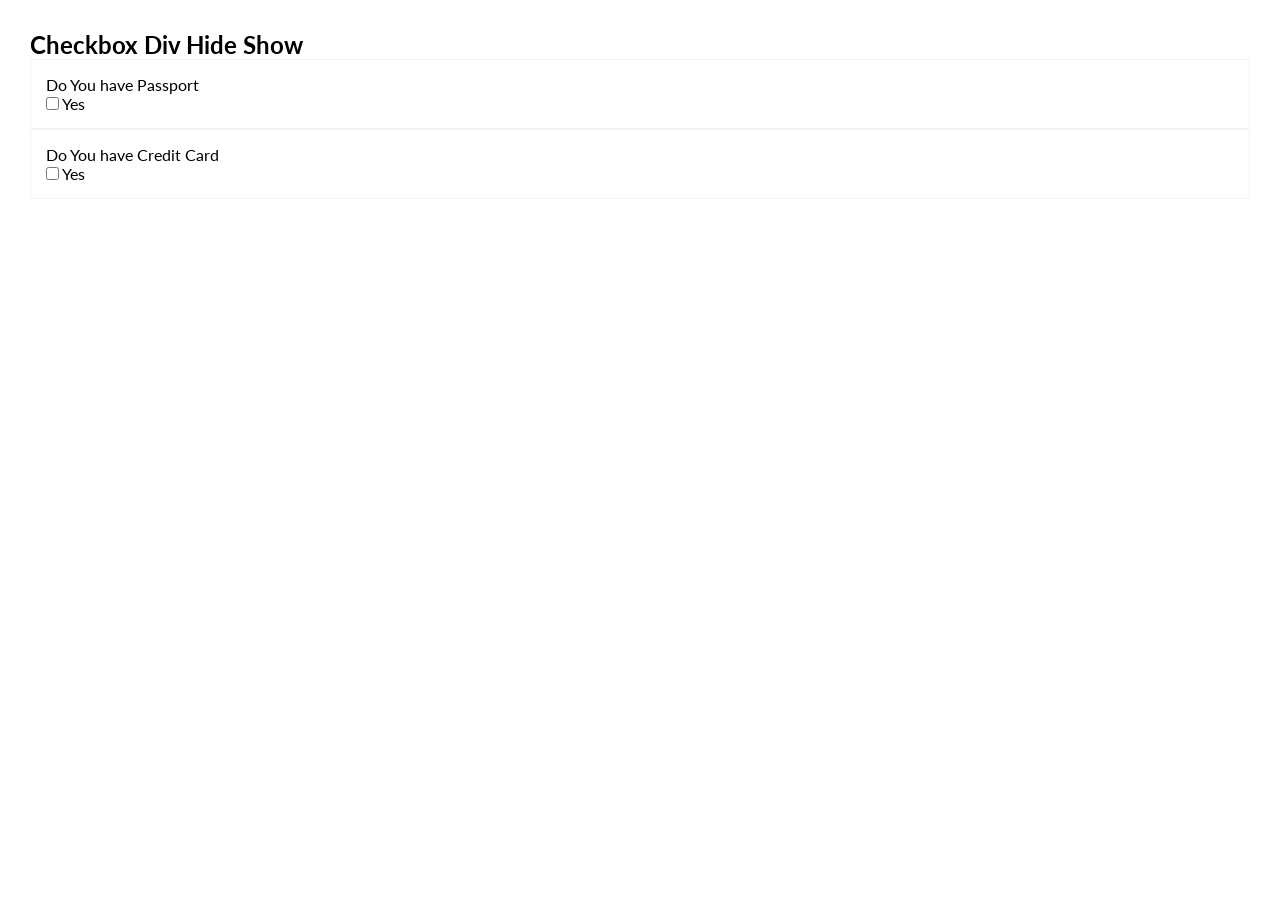
<file: 6651071073_JAVASCRIPT_cau12/index.html>
<!DOCTYPE html>
<html lang="en">
<head>
  <meta charset="UTF-8">
  <meta name="viewport" content="width=device-width, initial-scale=1">
  <title>Passport</title>
  <link rel="stylesheet" href="css/style.css">
</head>
<body>
  <h2>Checkbox Div Hide Show</h2>

  <section class="checkbox-card">
    <div class="question">Do You have Passport</div>
    <label class="choice"><input type="checkbox" class="checkme"> Yes</label>
    <div class="details" hidden>
      <input type="text" placeholder="Enter Passport Number">
      <a href="#">Apply For Passport</a>
    </div>
  </section>

  <section class="checkbox-card">
    <div class="question">Do You have Credit Card</div>
    <label class="choice"><input type="checkbox" class="checkme"> Yes</label>
    <div class="details" hidden>
      <input type="text" placeholder="Enter Credit Card Number">
      <a href="#">Apply For Credit Card</a>
    </div>
  </section>
  <script src="js/jquery-latest.min.js"></script>
  <script src="script.js" defer></script>
</body>
</html>
</file>
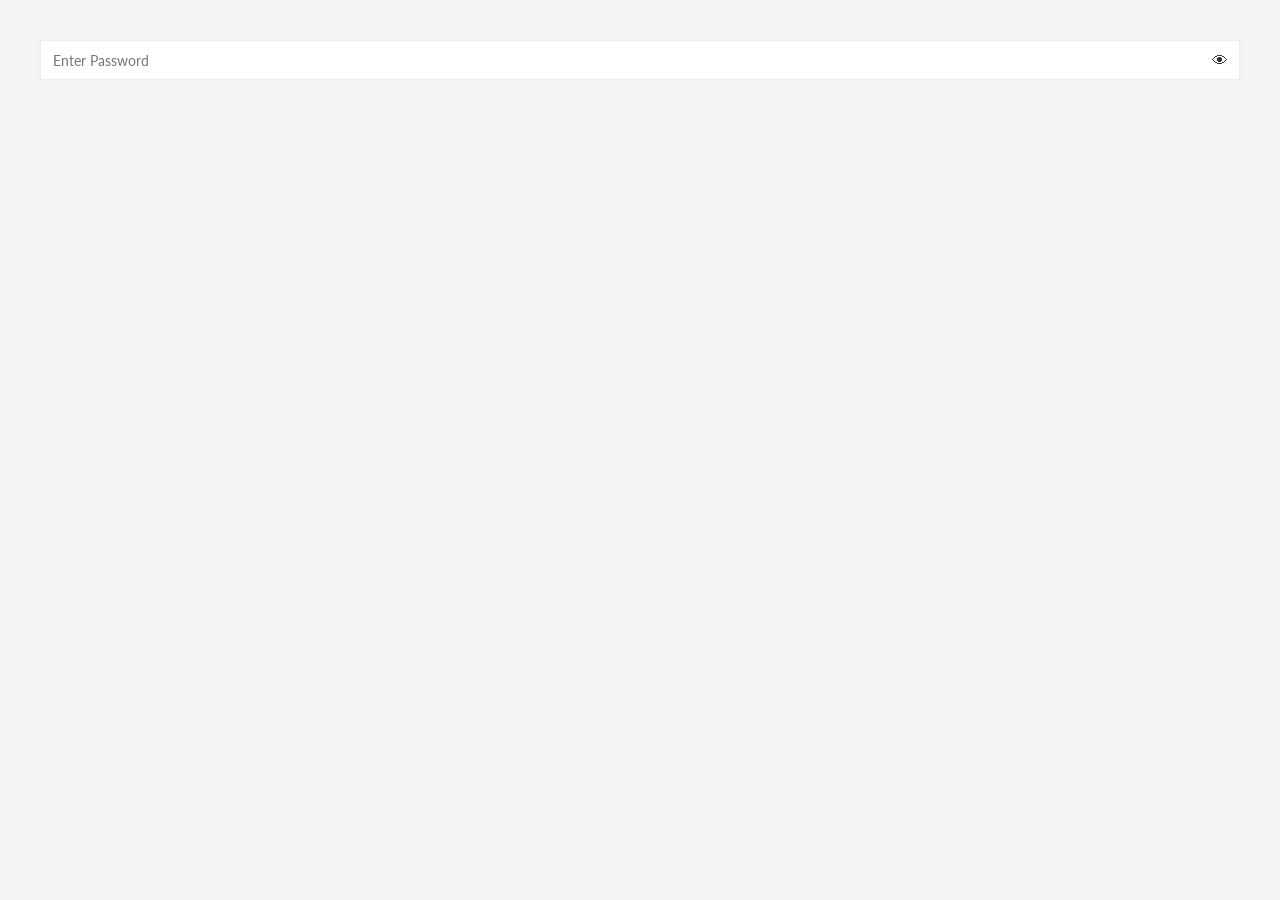
<file: 6651071073_JAVASCRIPT_cau13/index.html>
<!DOCTYPE html>
<html lang="vi">
<head>
<meta name="viewport" content="width=device-width, initial-scale=1.0, user-scalable=no">
<title>Câu 13 - Hiện mật khẩu</title>
<meta charset="UTF-8">
<link rel="stylesheet" href="css/style.css">
</head>
<body>

	<div class="password-show-card">
		<input type="password" id="password" class="input-control" placeholder="Enter Password">
		<button type="button" class="password-show" aria-label="Hiện mật khẩu" aria-pressed="false">👁</button>
	</div>

	
<script src="js/jquery-latest.min.js"></script>
<script src="script.js" defer></script>

</body>
</html>
</file>
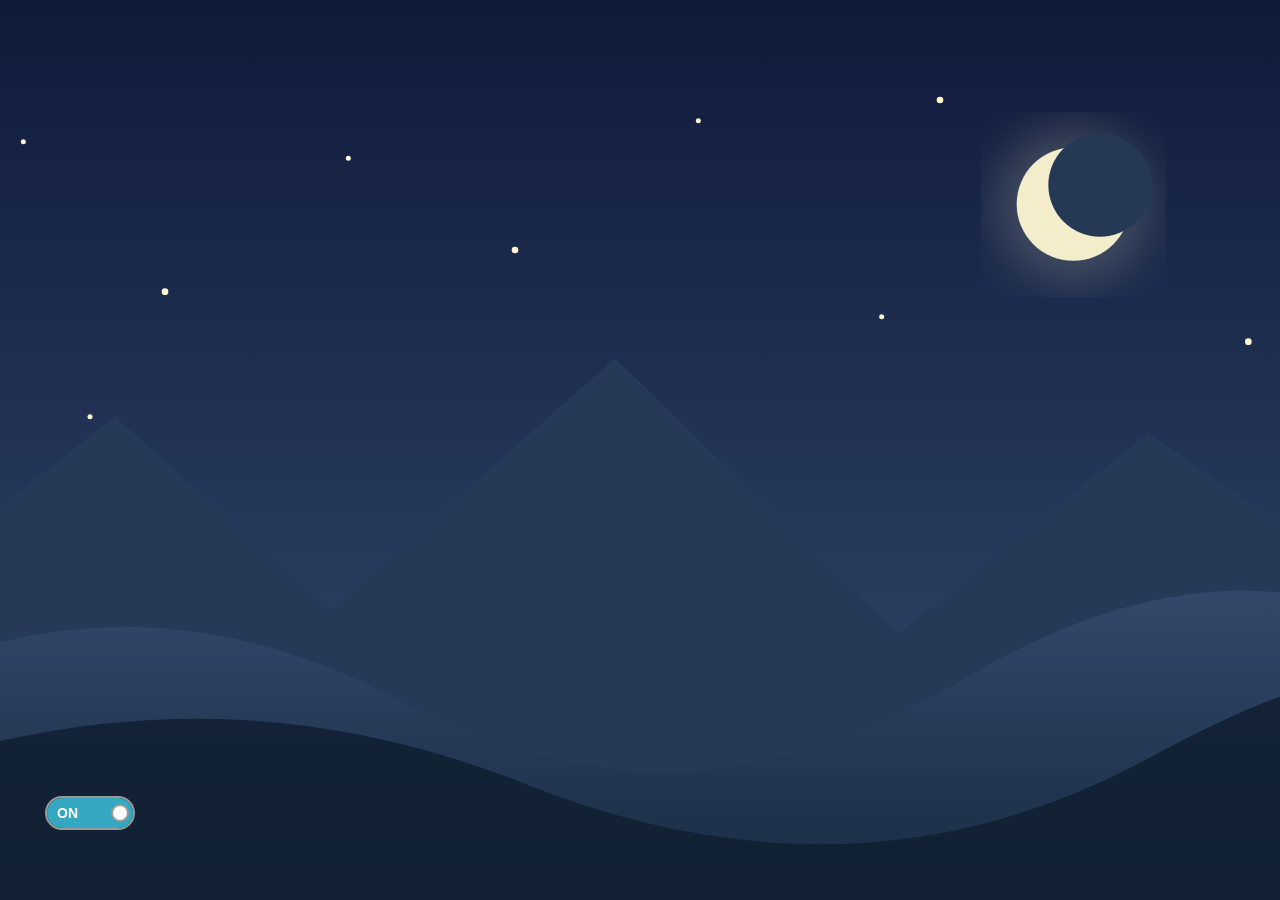
<file: 6651071073_JAVASCRIPT_cau14/index.html>
<!DOCTYPE html>
<html lang="en">

<head>
    <meta name="viewport" content="width=device-width, initial-scale=1.0, user-scalable=no">
    <title>Home</title>
    <meta charset="UTF-8">

    <link rel="stylesheet" href="css/style.css">
</head>

<body>

    <!--Switch Button-->
    <div class="switch-btn">
        <div class="onoffswitch">
            <input type="checkbox" name="onoffswitch" class="onoffswitch-checkbox toggle-switch-2" id="myonoffswitch" tabindex="0" checked aria-label="Bật hoặc tắt đèn">
            <label class="onoffswitch-label" for="myonoffswitch">
            <span class="onoffswitch-inner"></span>
            <span class="onoffswitch-switch"></span>
            </label>
        </div>
    </div>

    <script src="js/jquery-latest.min.js"></script>
    <script src="script.js" defer></script>
</body>

</html>
</file>
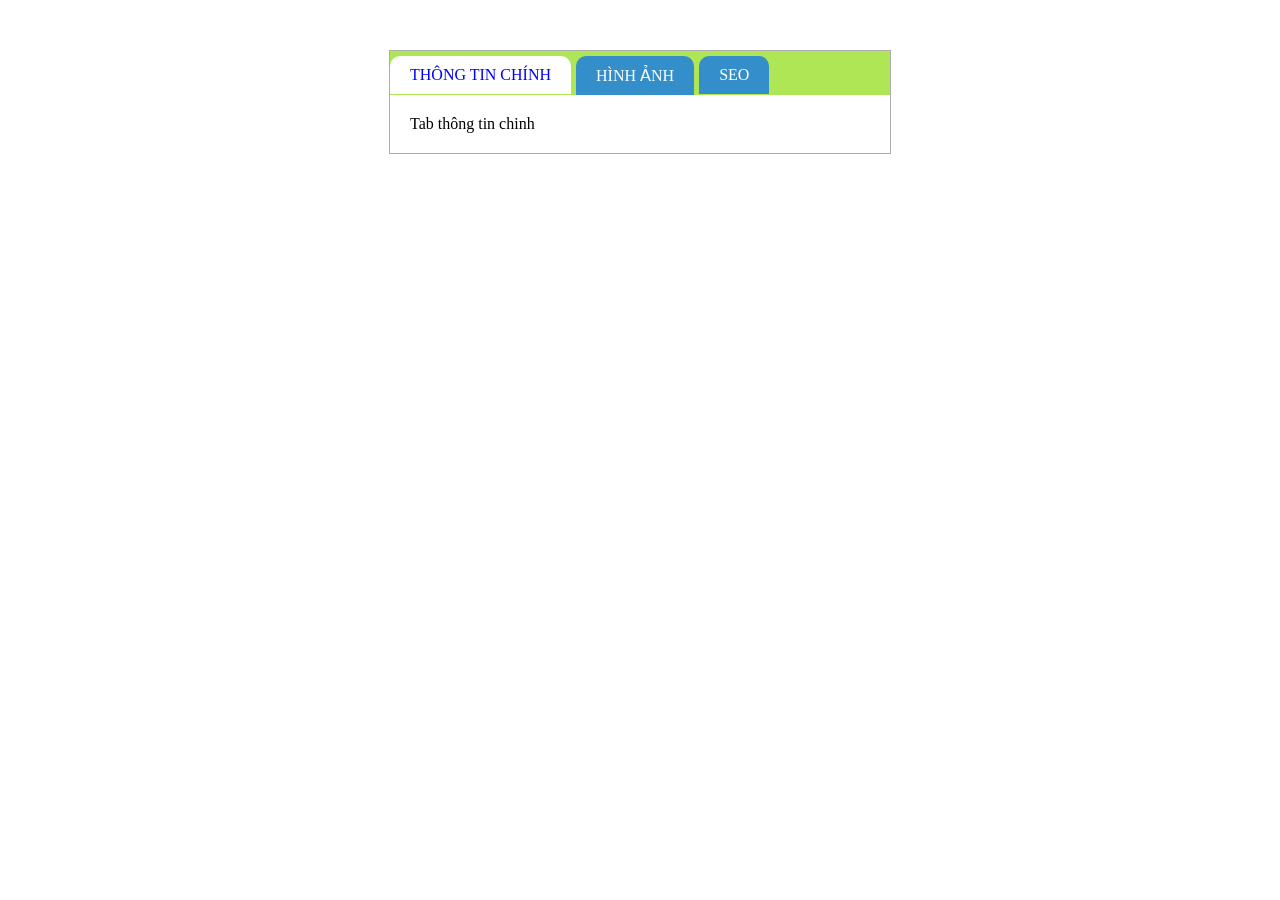
<file: 6651071073_JAVASCRIPT_cau15/index.html>
<!DOCTYPE html>
<html>
    <head>
        <title>Câu 15 - Tabs trong jQuery</title>
        <meta charset="UTF-8">
        <meta name="viewport" content="width=device-width, initial-scale=1.0">
        <link rel="stylesheet" type="text/css" href="css/style.css">

       
    </head>
    <body>
        <div class="tab-wrapper" >
            <ul class="tab">
                <li>
                    <a href="#tab-main-info">Thông tin chính</a>
                </li>
                <li>
                    <a href="#tab-image">Hình ảnh</a>
                </li>
                <li>
                    <a href="#tab-seo">SEO</a>
                </li>
            </ul>
            <div class="tab-content">
                <div class="tab-item" id="tab-main-info">
                    Tab thông tin chinh
                </div>
                <div class="tab-item" id="tab-image">
                    Tab hình ảnh
                </div>
                <div class="tab-item" id="tab-seo">
                    Tab SEO
                </div>
            </div>
        </div>
        <script src="js/jquery-latest.min.js"></script>
        <script src="script.js" defer></script>
    </body>
</html>
</file>
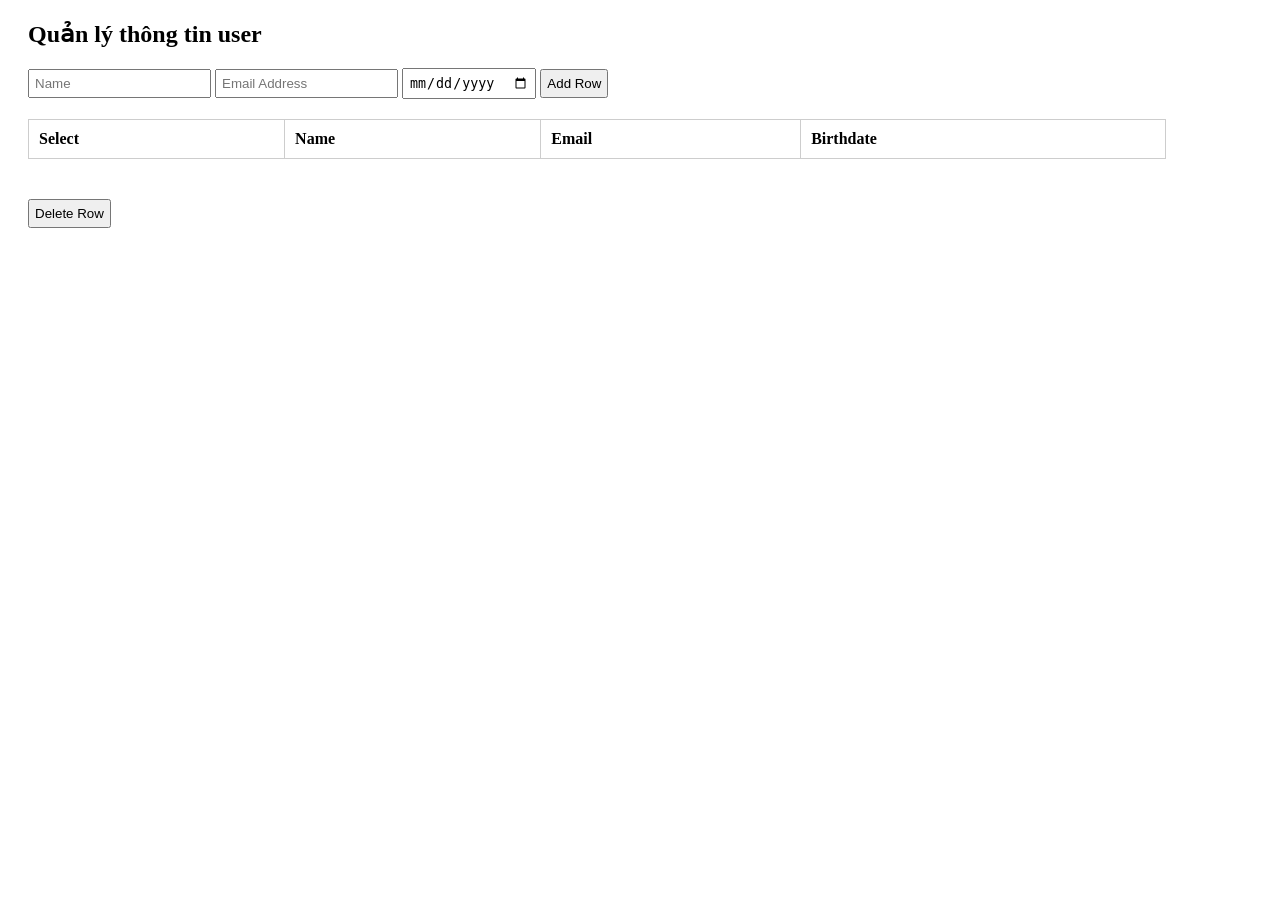
<file: 6651071073_JAVASCRIPT_cau16/index.html>
<!DOCTYPE html>
<html lang="vi">
<head>
  <meta charset="UTF-8">
  <meta name="viewport" content="width=device-width, initial-scale=1">
  <title>Câu 16 - Quản lý thông tin người dùng</title>
  <link rel="stylesheet" href="css/style.css">
</head>
<body>
  <h2>Quản lý thông tin user</h2>
  <form id="user-form">
    <input type="text" id="name" placeholder="Name" required>
    <input type="email" id="email" placeholder="Email Address" required>
    <input type="date" id="datepicker" aria-label="Birthdate" required>
    <button type="submit" class="add-row">Add Row</button>
  </form>
  <table>
    <thead><tr><th>Select</th><th>Name</th><th>Email</th><th>Birthdate</th></tr></thead>
    <tbody></tbody>
  </table>
  <button type="button" class="delete-row">Delete Row</button>
  <script src="js/jquery-latest.min.js"></script>
  <script src="script.js" defer></script>
</body>
</html>
</file>
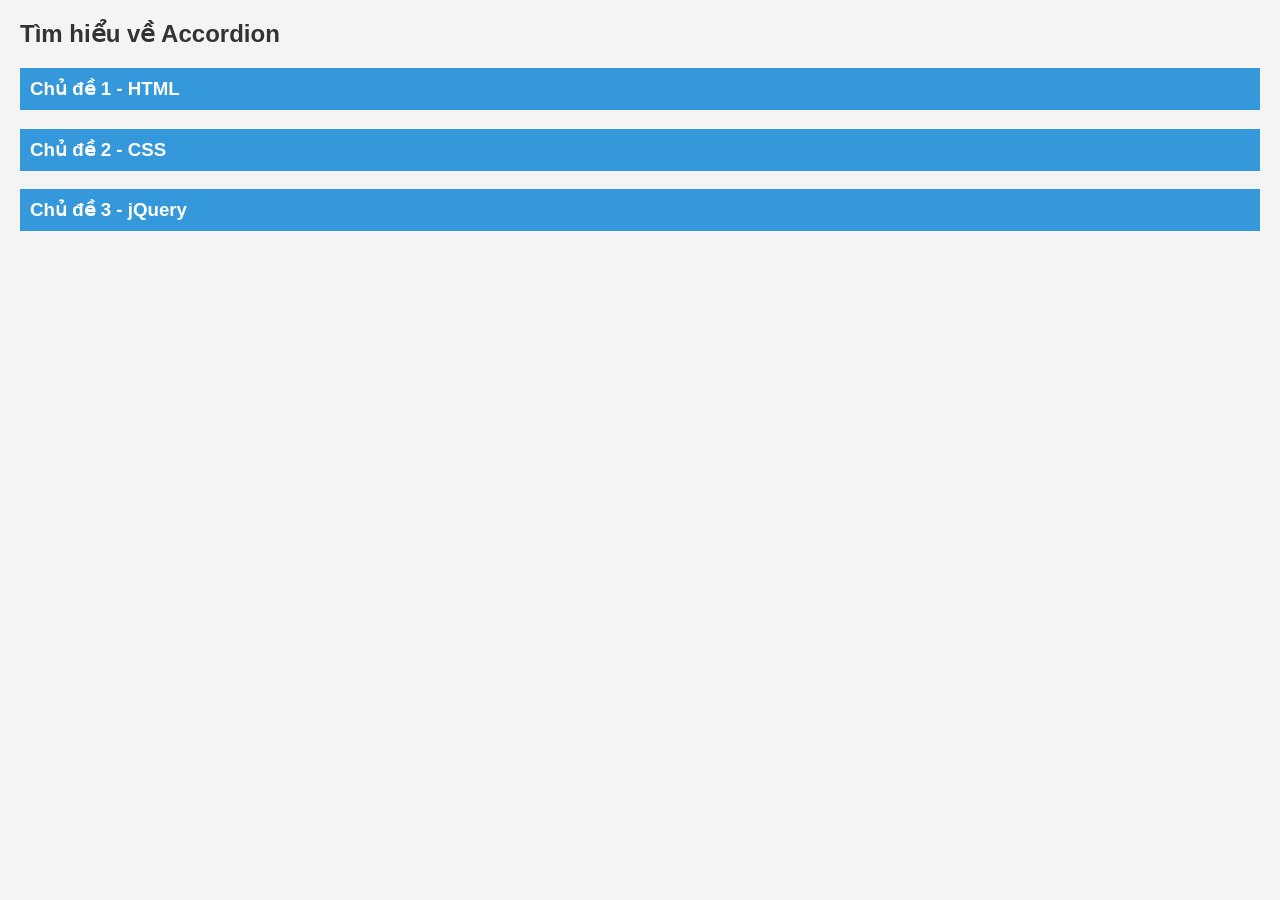
<file: 6651071073_JAVASCRIPT_cau17/index.html>
<!DOCTYPE html>
<html lang="vi">
<head>
  <meta charset="UTF-8">
  <meta name="viewport" content="width=device-width, initial-scale=1">
  <title>Accordion</title>
  <link rel="stylesheet" href="css/style.css">
</head>
<body>
  <h2>Tìm hiểu về Accordion</h2>
  <h3 tabindex="0" aria-expanded="false">Chủ đề 1 - HTML</h3>
  <div class="box">HTML là ngôn ngữ đánh dấu được dùng để tạo nên các trang web trên World Wide Web.</div>
  <h3 tabindex="0" aria-expanded="false">Chủ đề 2 - CSS</h3>
  <div class="box">CSS được sử dụng để định dạng và trình bày các phần tử trên trang web.</div>
  <h3 tabindex="0" aria-expanded="false">Chủ đề 3 - jQuery</h3>
  <div class="box">jQuery giúp đơn giản hóa thao tác DOM, xử lý sự kiện, hiệu ứng CSS và Ajax.</div>
  <script src="js/jquery-latest.min.js"></script>
  <script src="script.js" defer></script>
</body>
</html>
</file>
<file: 6651071073_JAVASCRIPT_cau12/css/style.css>
@import url('https://fonts.googleapis.com/css?family=Lato:400,700,900|Open+Sans:300,400|Oswald:400,700');
* { padding: 0; margin: 0; box-sizing: border-box }
body {font-family:'Lato',sans-serif;padding: 30px;}

h4{text-align: center}

.checkbox-card{
	border: 1px solid #f4f4f4;
	padding: 15px;
}

.passport-box{
	display: block
}

.passport-box[hidden]{display:none}

.apply-box{
	margin-top: 10px;
	display: none
}
</file>
<file: 6651071073_JAVASCRIPT_cau13/css/style.css>
@import url('https://fonts.googleapis.com/css?family=Lato:400,700,900|Open+Sans:300,400|Oswald:400,700');

* {
padding: 0;
margin: 0;
box-sizing: border-box;
font-family: 'Lato', sans-serif;
}

html,body{
width: 100%;
height: 100%;
background: #f4f4f4;
padding: 20px;
}

/***************/

.password-show-card{
	position: relative
}

.password-show-card .input-control{
	width: 100%;
	height: 40px;
	background: #fff;
	border: 1px solid #eee;
	box-shadow: 0px 0px 2px #eee;
	padding: 6px 12px;
	font-size: 14px;
	color: #333333
}

.password-show-card .input-control{padding-right: 44px}

.password-show-card .input-control:focus{
border: 1px solid #66afe9;
}

.password-show-card .password-show{
position: absolute;
top: 12px;
right: 12px;
cursor: pointer;
border: 0;
padding: 0;
background: transparent;
color: #333;
font-size: 16px;
line-height: 16px;
}
</file>
<file: 6651071073_JAVASCRIPT_cau14/css/style.css>
@import url('https://fonts.googleapis.com/css?family=Lato:400,700,900|Open+Sans:300,400|Oswald:400,700');
* {
    padding: 0;
    margin: 0;
    box-sizing: border-box
}

body {
    font-family: 'Lato', sans-serif;
    min-height: 100vh;
    background: #f4f4f4 url('../images/light-background.svg') center / cover fixed no-repeat;
    transition: background-color 0.3s ease;
}

body.dark-background {
    background-image: url('../images/dark-background.svg');
    color: #fff;
}


/**************/


/******Image Transition Effect*********/

.switch-btn {
    margin-left: 25px;
    position: absolute;
    bottom: 50px;
    z-index: 10;
    background: transparent;
    width: 300px;
    padding: 20px;
    display: flex;
    align-items: center;
}

.onoffswitch {
    position: relative;
    width: 90px;
    -webkit-user-select: none;
    -moz-user-select: none;
    -ms-user-select: none;
}

.onoffswitch-checkbox {
    position: absolute;
    opacity: 0;
    pointer-events: none;
}

.onoffswitch-label {
    display: block;
    overflow: hidden;
    cursor: pointer;
    border: 2px solid #999999;
    border-radius: 20px;
}

.onoffswitch-inner {
    display: block;
    width: 200%;
    margin-left: -100%;
    transition: margin 0.3s ease-in 0s;
}

.onoffswitch-inner:before,
.onoffswitch-inner:after {
    display: block;
    float: left;
    width: 50%;
    height: 30px;
    padding: 0;
    line-height: 30px;
    font-size: 14px;
    color: white;
    font-family: Trebuchet, Arial, sans-serif;
    font-weight: bold;
    box-sizing: border-box;
}

.onoffswitch-inner:before {
    content: "ON";
    padding-left: 10px;
    background-color: #34A7C1;
    color: #FFFFFF;
}

.onoffswitch-inner:after {
    content: "OFF";
    padding-right: 10px;
    background-color: #EEEEEE;
    color: #999999;
    text-align: right;
}

.onoffswitch-switch {
    display: block;
    width: 18px;
    margin: 6px;
    background: #FFFFFF;
    position: absolute;
    top: 2px;
    bottom: 0;
    right: 56px;
    border: 2px solid #999999;
    border-radius: 20px;
    transition: all 0.3s ease-in 0s;
    height: 18px;
}

.onoffswitch-checkbox:checked+.onoffswitch-label .onoffswitch-inner {
    margin-left: 0;
}

.onoffswitch-checkbox:checked+.onoffswitch-label .onoffswitch-switch {
    right: 0px;
}
</file>
<file: 6651071073_JAVASCRIPT_cau15/css/style.css>
.tab-wrapper{
    width: 500px;
    margin: 50px auto;
    border: solid 1px #acacac;
}
.tab-wrapper ul{
    overflow: hidden;
    background: #aee655;
    margin: 0px;
    padding: 0px;
}
.tab-wrapper ul li{
    float: left;
    list-style: none;
    padding: 10px 20px;
    background: #348ec9;
    border-radius: 10px 10px 0px 0px;
    margin-right: 5px;
    margin-top: 5px;
}
.tab-wrapper ul li.active{
    background: #Fff;
}
.tab-wrapper ul li.active a{
    color: blue;
}
.tab-wrapper ul li a{
    color: #fff;
    text-transform: uppercase;
    text-decoration: none;
}
.tab-content{
    padding: 20px;
}
.tab-item{
    display: none;
}
.tab-item:first-child{display:block}
</file>
<file: 6651071073_JAVASCRIPT_cau16/css/style.css>
form{
        margin: 20px;
    }
    form input, button{
        padding: 5px;
    }
    table{
        width: 90%;
        margin: 20px;
		border-collapse: collapse;
    }
    table, th, td{
        border: 1px solid #cdcdcd;
    }
    table th, table td{
        padding: 10px;
        text-align: left;      	
    }
  	.delete-row, h2{
      margin:20px;
  	}
</file>
<file: 6651071073_JAVASCRIPT_cau17/css/style.css>
body {
            font-family: 'Arial', sans-serif;
            background-color: #f4f4f4;
            margin: 20px;
        }

        h2 {
            color: #333;
        }

        h3 {
            background-color: #3498db;
            color: #fff;
            padding: 10px;
            margin-bottom: 10px;
            cursor: pointer;
        }

        .box {
            border: 3px solid #3498db;
            display: none;
            padding: 10px;
            background-color: #fff;
            margin-top: 5px;
            width: 100%;
            box-sizing: border-box;
        }
</file>
